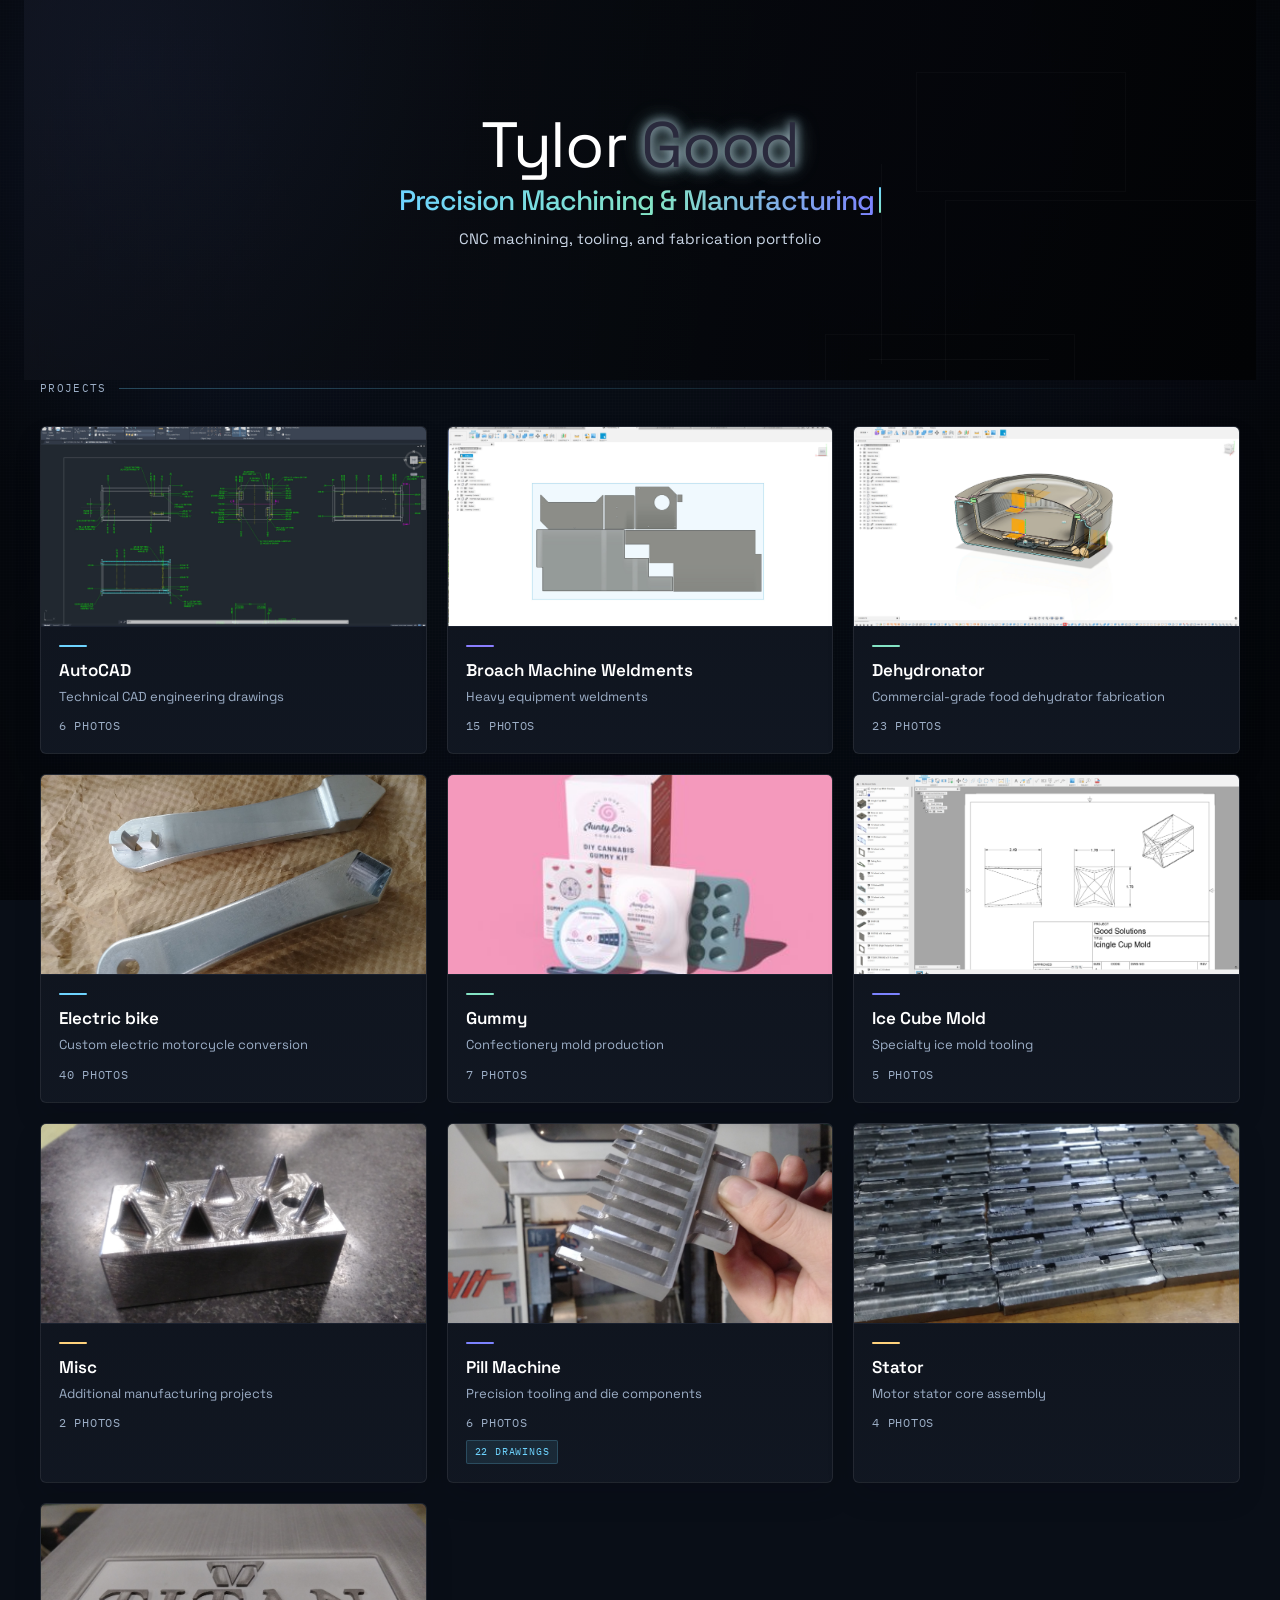
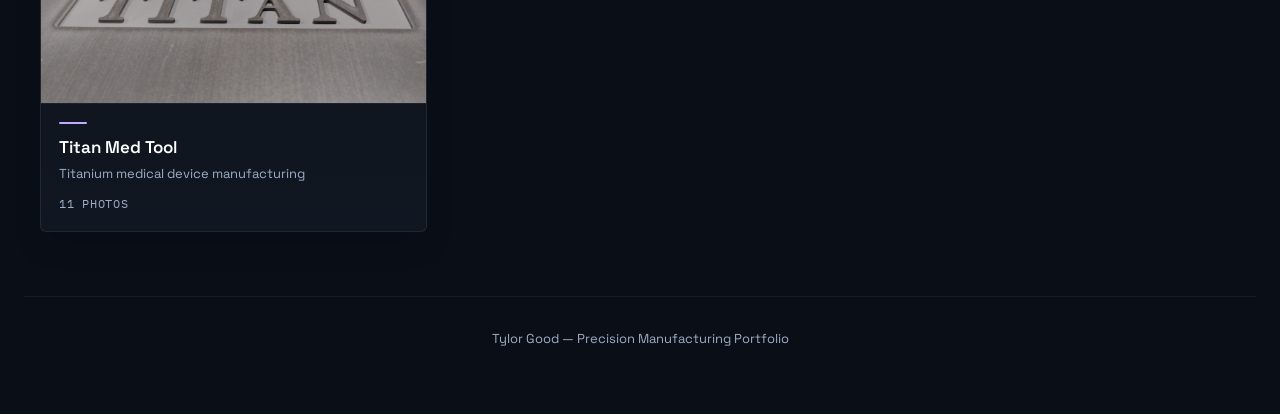
<file: index.html>
﻿<!DOCTYPE html>
<html lang="en">
<head>
  <meta charset="UTF-8">
  <meta name="viewport" content="width=device-width, initial-scale=1.0">
  <title>Tylor Good — Portfolio</title>
  <link rel="preconnect" href="https://fonts.googleapis.com">
  <link rel="preconnect" href="https://fonts.gstatic.com" crossorigin>
  <link href="https://fonts.googleapis.com/css2?family=Space+Grotesk:wght@400;500;600;700&family=IBM+Plex+Mono:wght@400;500;600&display=swap" rel="stylesheet">
  <link rel="stylesheet" href="css/style.css">
</head>
<body>
  <div class="page-shell">

    <section class="hero">
      <div class="hero-ambient" aria-hidden="true">
        <span class="hero-ambient-frame hero-ambient-frame-a"></span>
        <span class="hero-ambient-frame hero-ambient-frame-b"></span>
        <span class="hero-ambient-frame hero-ambient-frame-c"></span>
        <span class="hero-ambient-line hero-ambient-line-a"></span>
        <span class="hero-ambient-line hero-ambient-line-b"></span>
      </div>

      <h1>Tylor <span>Good</span></h1>
      <div class="hero-typewriter" aria-live="polite">
        <span class="hero-typewriter-text">Precision Machining &amp; Manufacturing</span>
        <span class="hero-typewriter-cursor" aria-hidden="true"></span>
      </div>
      <p class="hero-sub">CNC machining, tooling, and fabrication portfolio</p>
    </section>

    <div class="container">
      <div class="section-header">
        <span class="mini-label">Projects</span>
        <span class="section-header-line"></span>
      </div>
      <div class="card-grid" id="card-grid"></div>
    </div>

    <footer class="footer">
      Tylor Good &mdash; Precision Manufacturing Portfolio
    </footer>

  </div>

  <script src="js/main.js"></script>
</body>
</html>
</file>
<file: css/style.css>
﻿* { margin: 0; padding: 0; box-sizing: border-box; }

:root {
  --app-bg: #090e17;
  --surface: rgba(13,18,28,0.94);
  --surface-elevated: rgba(17,23,34,0.98);
  --text-strong: #eef4ff;
  --text-muted: #9caec6;
  --text-soft: #cad6e6;
  --border-subtle: rgba(148,163,184,0.24);
  --border-dim: rgba(255,255,255,0.06);
  --accent-cyan: #6ed4ff;
  --accent-mint: #84e4c5;
  --accent-blue: #7c83ff;
  --accent-amber: #ffd27c;
  --accent-violet: #c5a9ff;
  --accent-indigo: #8a7eff;
  --radius: 6px;
}

body {
  font-family: "Space Grotesk", sans-serif;
  background: #090e17;
  color: var(--text-strong);
  line-height: 1.6;
  min-height: 100vh;
  position: relative;
}

body::before {
  content: "";
  position: fixed;
  inset: 0;
  z-index: -1;
  background:
    radial-gradient(circle at 10% 12%, rgba(80,114,214,0.15), transparent 24rem),
    radial-gradient(circle at 76% 9%, rgba(121,86,194,0.12), transparent 18rem),
    radial-gradient(circle at 88% 24%, rgba(89,66,170,0.08), transparent 16rem),
    repeating-linear-gradient(90deg, rgba(255,255,255,0.008) 0 1px, transparent 1px 3px),
    repeating-linear-gradient(180deg, rgba(255,255,255,0.008) 0 1px, transparent 1px 3px),
    linear-gradient(130deg, rgba(0,0,0,0.1) 0%, transparent 26%, rgba(0,0,0,0.2) 100%);
  animation: atmosphere-drift 28s ease-in-out infinite alternate;
  pointer-events: none;
}

body::after {
  content: "";
  position: fixed;
  inset: 0;
  z-index: -1;
  background:
    radial-gradient(circle at 50% 42%, rgba(0,0,0,0) 0%, rgba(0,0,0,0.04) 42%, rgba(0,0,0,0.16) 72%, rgba(0,0,0,0.34) 100%),
    linear-gradient(90deg, rgba(0,0,0,0.28) 0%, rgba(0,0,0,0.06) 18%, rgba(0,0,0,0.02) 40%, rgba(0,0,0,0.1) 72%, rgba(0,0,0,0.3) 100%);
  pointer-events: none;
}

@keyframes atmosphere-drift {
  0% { transform: translate(0, 0) scale(1); }
  100% { transform: translate(-8px, 6px) scale(1.02); }
}

/* Page Shell */
.page-shell {
  position: relative;
  z-index: 1;
  max-width: 1400px;
  margin: 0 auto;
  padding: 0 24px 48px;
}

/* Nav */
.nav {
  display: flex;
  align-items: center;
  justify-content: space-between;
  padding: 14px 20px;
  margin: 20px 0 24px;
  border: 1px solid rgba(255,255,255,0.08);
  border-radius: var(--radius);
  background: linear-gradient(180deg, rgba(3,5,10,0.98) 0%, rgba(6,8,13,0.96) 100%);
  position: relative;
  overflow: hidden;
  box-shadow: inset 0 1px 0 rgba(255,255,255,0.03), 0 18px 32px rgba(1,3,8,0.22);
}

.nav::after {
  content: "";
  position: absolute;
  top: 0; left: 10px; right: 10px; height: 1px;
  background: linear-gradient(90deg, rgba(112,199,255,0.42), rgba(102,103,255,0.18) 42%, transparent 85%);
  opacity: 0.78;
  pointer-events: none;
}

.nav > * { position: relative; z-index: 2; }

.nav a { color: var(--text-strong); text-decoration: none; }

.nav-brand {
  font-size: 18px;
  font-weight: 600;
  letter-spacing: 0.04em;
}

.nav-brand span {
  color: #2a2a3d;
  text-shadow: 0 0 10px rgba(255,255,255,0.6), 0 0 20px rgba(255,255,255,0.3);
}

.nav-links {
  display: flex;
  gap: 24px;
  list-style: none;
  font-size: 14px;
  font-weight: 500;
}

.nav-links a {
  padding: 4px 0;
  border-bottom: 1px solid transparent;
  transition: border-color 0.2s;
}

.nav-links a:hover {
  border-bottom-color: var(--accent-cyan);
  color: #fff;
}

/* Hero */
.hero {
  position: relative;
  isolation: isolate;
  min-height: 380px;
  padding: 48px 0 64px;
  display: flex;
  flex-direction: column;
  align-items: center;
  justify-content: center;
  text-align: center;
  overflow: hidden;
}

.hero::before {
  content: "";
  position: absolute;
  inset: 0;
  z-index: 0;
  background:
    linear-gradient(100deg, rgba(16,19,28,0.78) 0%, rgba(10,13,19,0.86) 28%, rgba(5,7,11,0.94) 60%, rgba(2,3,5,0.99) 100%),
    radial-gradient(circle at 8% 14%, rgba(93,127,232,0.18), transparent 23rem),
    radial-gradient(circle at 18% 8%, rgba(66,95,186,0.1), transparent 16rem),
    radial-gradient(circle at 78% 8%, rgba(127,88,204,0.14), transparent 22rem);
  pointer-events: none;
}

.hero > * { position: relative; z-index: 2; }

/* Ambient decorative frames */
.hero-ambient {
  position: absolute;
  inset: 36px -4% 0 0;
  z-index: 1;
  pointer-events: none;
}

.hero-ambient-frame {
  position: absolute;
  border: 1px solid rgba(255,255,255,0.06);
  opacity: 0.42;
  animation: ambient-drift 16s ease-in-out infinite alternate;
}

.hero-ambient-frame-a { top: 36px; right: 14%; width: 210px; height: 120px; }
.hero-ambient-frame-b { top: 164px; right: 0; width: 360px; height: 200px; animation-delay: -4s; }
.hero-ambient-frame-c { top: 298px; right: 18%; width: 250px; height: 110px; animation-delay: -8s; }

.hero-ambient-line {
  position: absolute;
  background: rgba(255,255,255,0.07);
  opacity: 0.42;
}

.hero-ambient-line-a { top: 128px; right: 33%; width: 1px; height: 200px; animation-delay: -2s; }
.hero-ambient-line-b { bottom: 20px; right: 20%; width: 180px; height: 1px; animation-delay: -6s; }

@keyframes ambient-drift {
  0% { transform: translateY(0); }
  100% { transform: translateY(-8px); }
}

.hero h1 {
  font-size: clamp(2.8rem, 5vw, 4.2rem);
  font-weight: 400;
  color: #fff;
  line-height: 0.95;
  letter-spacing: -0.02em;
  margin-bottom: 8px;
}

.hero h1 span {
  color: #2a2a3d;
  text-shadow:
    0 0 10px rgba(255,255,255,0.6),
    0 0 20px rgba(255,255,255,0.3),
    0 0 40px rgba(255,255,255,0.15),
    0 0 12px rgba(110, 212, 255, 0.5),
    0 0 24px rgba(132, 228, 197, 0.3);
}

.hero-typewriter {
  display: inline-flex;
  align-items: center;
  gap: 4px;
  min-height: 1.16em;
  margin-bottom: 12px;
  font-size: clamp(1.3rem, 2.2vw, 2rem);
  font-weight: 500;
  line-height: 1.08;
  letter-spacing: -0.03em;
}

.hero-typewriter-text {
  background: linear-gradient(90deg, #6ed4ff 0%, #84e4c5 54%, #7c83ff 100%);
  background-clip: text;
  -webkit-background-clip: text;
  -webkit-text-fill-color: transparent;
}

.hero-typewriter-cursor {
  width: 0.08em;
  height: 0.92em;
  background: linear-gradient(180deg, #6ed4ff, #84e4c5);
  border-radius: 6px;
  animation: cursor-blink 0.9s steps(1, end) infinite;
}

@keyframes cursor-blink {
  0%, 100% { opacity: 1; }
  50% { opacity: 0; }
}

.hero-sub {
  max-width: 38ch;
  color: var(--text-soft);
  font-size: 15px;
  font-weight: 400;
  line-height: 1.42;
}

/* Container */
.container {
  max-width: 1200px;
  margin: 0 auto;
}

.section-header {
  display: flex;
  align-items: center;
  gap: 12px;
  margin-bottom: 28px;
}

.section-header-line {
  flex: 1;
  height: 1px;
  background: linear-gradient(90deg, rgba(110,212,255,0.3), transparent);
}

.mini-label {
  color: var(--text-muted);
  font-family: "IBM Plex Mono", monospace;
  font-size: 11px;
  letter-spacing: 0.12em;
  text-transform: uppercase;
}

/* Card Grid */
.card-grid {
  display: grid;
  grid-template-columns: repeat(auto-fill, minmax(320px, 1fr));
  gap: 20px;
}

/* Card */
.card {
  display: block;
  text-decoration: none;
  color: inherit;
  position: relative;
  isolation: isolate;
  overflow: hidden;
  border: 1px solid rgba(255,255,255,0.08);
  border-radius: var(--radius);
  background: linear-gradient(180deg, rgba(14,19,28,0.98), rgba(17,23,34,0.98));
  box-shadow: inset 0 1px 0 rgba(255,255,255,0.03), 0 14px 28px rgba(2,6,23,0.12);
  transition: border-color 0.25s, box-shadow 0.25s;
}

.card::before {
  content: "";
  position: absolute;
  inset: 0;
  background:
    linear-gradient(90deg, var(--card-accent, rgba(110,212,255,0.5)), var(--card-accent, rgba(110,212,255,0.5))) left 7px top 7px / 10px 1px no-repeat,
    linear-gradient(180deg, var(--card-accent, rgba(110,212,255,0.5)), var(--card-accent, rgba(110,212,255,0.5))) left 7px top 7px / 1px 10px no-repeat,
    linear-gradient(90deg, var(--card-accent, rgba(110,212,255,0.5)), var(--card-accent, rgba(110,212,255,0.5))) right 7px top 7px / 10px 1px no-repeat,
    linear-gradient(180deg, var(--card-accent, rgba(110,212,255,0.5)), var(--card-accent, rgba(110,212,255,0.5))) right 7px top 7px / 1px 10px no-repeat;
  opacity: 0.72;
  pointer-events: none;
}

.card::after {
  content: "";
  position: absolute;
  top: 0; left: 10px; right: 10px; height: 1px;
  background: linear-gradient(90deg, var(--card-accent, rgba(110,212,255,0.5)), transparent 80%);
  opacity: 0.7;
  pointer-events: none;
}

.card:hover {
  border-color: var(--card-accent, rgba(110,212,255,0.4));
  box-shadow: inset 0 1px 0 rgba(255,255,255,0.03), 0 14px 28px rgba(2,6,23,0.2),
    0 0 0 1px var(--card-accent, rgba(110,212,255,0.15));
}

.card > * { position: relative; z-index: 1; }

.card-cover {
  width: 100%;
  height: 200px;
  object-fit: cover;
  display: block;
  background: #111827;
  border-bottom: 1px solid rgba(255,255,255,0.04);
}

.card-body { padding: 18px; }

.card-accent-stripe {
  width: 28px;
  height: 2px;
  background: var(--card-accent, var(--accent-cyan));
  margin-bottom: 10px;
  border-radius: 1px;
}

.card-title {
  font-size: 17px;
  font-weight: 600;
  color: #fff;
  margin-bottom: 4px;
}

.card-desc {
  font-size: 13px;
  color: var(--text-muted);
  font-weight: 400;
  margin-bottom: 10px;
  line-height: 1.4;
}

.card-meta {
  font-size: 12px;
  color: var(--text-muted);
  font-family: "IBM Plex Mono", monospace;
  text-transform: uppercase;
  letter-spacing: 0.06em;
}

.card-pdf-badge {
  display: inline-block;
  margin-top: 8px;
  padding: 3px 8px;
  background: rgba(110,212,255,0.1);
  color: var(--accent-cyan);
  border: 1px solid rgba(110,212,255,0.2);
  font-family: "IBM Plex Mono", monospace;
  font-size: 10px;
  letter-spacing: 0.08em;
  text-transform: uppercase;
  border-radius: 2px;
}

/* Gallery Header */
.gallery-header {
  padding: 18px 0;
  margin-bottom: 16px;
  display: flex;
  align-items: center;
  gap: 14px;
  border-bottom: 1px solid var(--border-dim);
}

.back-btn {
  display: inline-flex;
  align-items: center;
  gap: 4px;
  padding: 6px 12px;
  background: transparent;
  color: var(--text-strong);
  border: 1px solid rgba(255,255,255,0.12);
  font-size: 13px;
  font-weight: 500;
  cursor: pointer;
  text-decoration: none;
  border-radius: var(--radius);
  font-family: "Space Grotesk", sans-serif;
  transition: border-color 0.2s, background 0.2s;
}

.back-btn:hover {
  border-color: var(--accent-cyan);
  background: rgba(110,212,255,0.06);
}

.gallery-title {
  font-size: 20px;
  font-weight: 600;
  color: #fff;
}

.gallery-count {
  color: var(--text-muted);
  font-family: "IBM Plex Mono", monospace;
  font-size: 11px;
  text-transform: uppercase;
  letter-spacing: 0.08em;
}

/* Gallery Grid */
.gallery-grid {
  display: grid;
  grid-template-columns: repeat(auto-fill, minmax(240px, 1fr));
  gap: 0;
  border: 1px solid var(--border-dim);
  border-radius: var(--radius);
  overflow: hidden;
}

.gallery-item {
  position: relative;
  overflow: hidden;
  cursor: pointer;
  background: #111827;
  aspect-ratio: 4/3;
  border-right: 1px solid var(--border-dim);
  border-bottom: 1px solid var(--border-dim);
}

.gallery-item img {
  width: 100%;
  height: 100%;
  object-fit: cover;
  display: block;
  transition: opacity 0.3s;
}

.gallery-item:hover img { opacity: 0.75; }

/* PDF Cards */
.pdf-section { margin-top: 40px; }

.pdf-section-header {
  display: flex;
  align-items: center;
  gap: 12px;
  margin-bottom: 16px;
}

.pdf-section-header h2 {
  font-size: 16px;
  font-weight: 600;
  color: var(--text-strong);
}

.pdf-section-header .mini-label {
  margin: 0;
}

.pdf-grid {
  display: grid;
  grid-template-columns: repeat(auto-fill, minmax(170px, 1fr));
  gap: 12px;
}

.pdf-card {
  border: 1px solid var(--border-dim);
  border-radius: var(--radius);
  padding: 14px;
  text-align: center;
  background: rgba(13,18,28,0.6);
  transition: border-color 0.2s;
}

.pdf-card:hover {
  border-color: rgba(110,212,255,0.3);
}

.pdf-card a { text-decoration: none; color: inherit; display: block; }

.pdf-icon {
  width: 36px;
  height: 36px;
  margin: 0 auto 8px;
  background: linear-gradient(135deg, rgba(110,212,255,0.3), rgba(124,131,255,0.3));
  border: 1px solid rgba(110,212,255,0.2);
  border-radius: 4px;
  display: flex;
  align-items: center;
  justify-content: center;
  font-family: "IBM Plex Mono", monospace;
  font-size: 11px;
  font-weight: 600;
  color: var(--accent-cyan);
}

.pdf-name {
  font-size: 12px;
  font-weight: 500;
  color: var(--text-soft);
  word-break: break-word;
}

/* Lightbox */
.lightbox {
  display: none;
  position: fixed;
  top: 0; left: 0; right: 0; bottom: 0;
  background: rgba(0,0,0,0.94);
  z-index: 200;
  align-items: center;
  justify-content: center;
}

.lightbox.active { display: flex; }

.lightbox-img {
  max-width: 92vw;
  max-height: 92vh;
  object-fit: contain;
  border-radius: 4px;
}

.lightbox-close {
  position: absolute;
  top: 16px; right: 24px;
  background: none; border: none;
  color: rgba(255,255,255,0.5); font-size: 30px;
  cursor: pointer;
  line-height: 1;
  transition: color 0.2s;
}

.lightbox-close:hover { color: #fff; }

.lightbox-nav {
  position: absolute;
  top: 50%; transform: translateY(-50%);
  background: none; border: none;
  color: rgba(255,255,255,0.3);
  font-size: 36px; padding: 20px 8px;
  cursor: pointer;
  transition: color 0.2s;
}

.lightbox-nav:hover { color: #fff; }
.lightbox-prev { left: 8px; }
.lightbox-next { right: 8px; }

.lightbox-counter {
  position: absolute;
  bottom: 24px;
  left: 50%;
  transform: translateX(-50%);
  color: rgba(255,255,255,0.4);
  font-family: "IBM Plex Mono", monospace;
  font-size: 12px;
  background: rgba(0,0,0,0.5);
  padding: 4px 12px;
  border-radius: 4px;
  border: 1px solid rgba(255,255,255,0.06);
}

/* Footer */
.footer {
  text-align: center;
  padding: 32px 24px 16px;
  color: var(--text-muted);
  font-size: 13px;
  font-weight: 400;
  border-top: 1px solid var(--border-dim);
  margin-top: 64px;
}

/* Loading */
.loading {
  text-align: center;
  padding: 64px 24px;
  color: var(--text-muted);
  font-size: 14px;
  font-family: "IBM Plex Mono", monospace;
}

/* Accent color classes */
.accent-cyan { --card-accent: var(--accent-cyan); }
.accent-mint { --card-accent: var(--accent-mint); }
.accent-blue { --card-accent: var(--accent-blue); }
.accent-amber { --card-accent: var(--accent-amber); }
.accent-violet { --card-accent: var(--accent-violet); }
.accent-indigo { --card-accent: var(--accent-indigo); }

/* Responsive */
@media (max-width: 768px) {
  .page-shell { padding: 0 14px 32px; }
  .nav { padding: 12px 14px; margin: 12px 0 16px; }
  .nav-links { gap: 14px; font-size: 13px; }
  .hero { padding: 32px 0 40px; min-height: 280px; }
  .hero-ambient { display: none; }
  .card-grid { grid-template-columns: 1fr; }
  .gallery-grid { grid-template-columns: repeat(auto-fill, minmax(140px, 1fr)); }
  .pdf-grid { grid-template-columns: repeat(auto-fill, minmax(130px, 1fr)); }
  .section-header { margin-bottom: 20px; }
}
</file>
